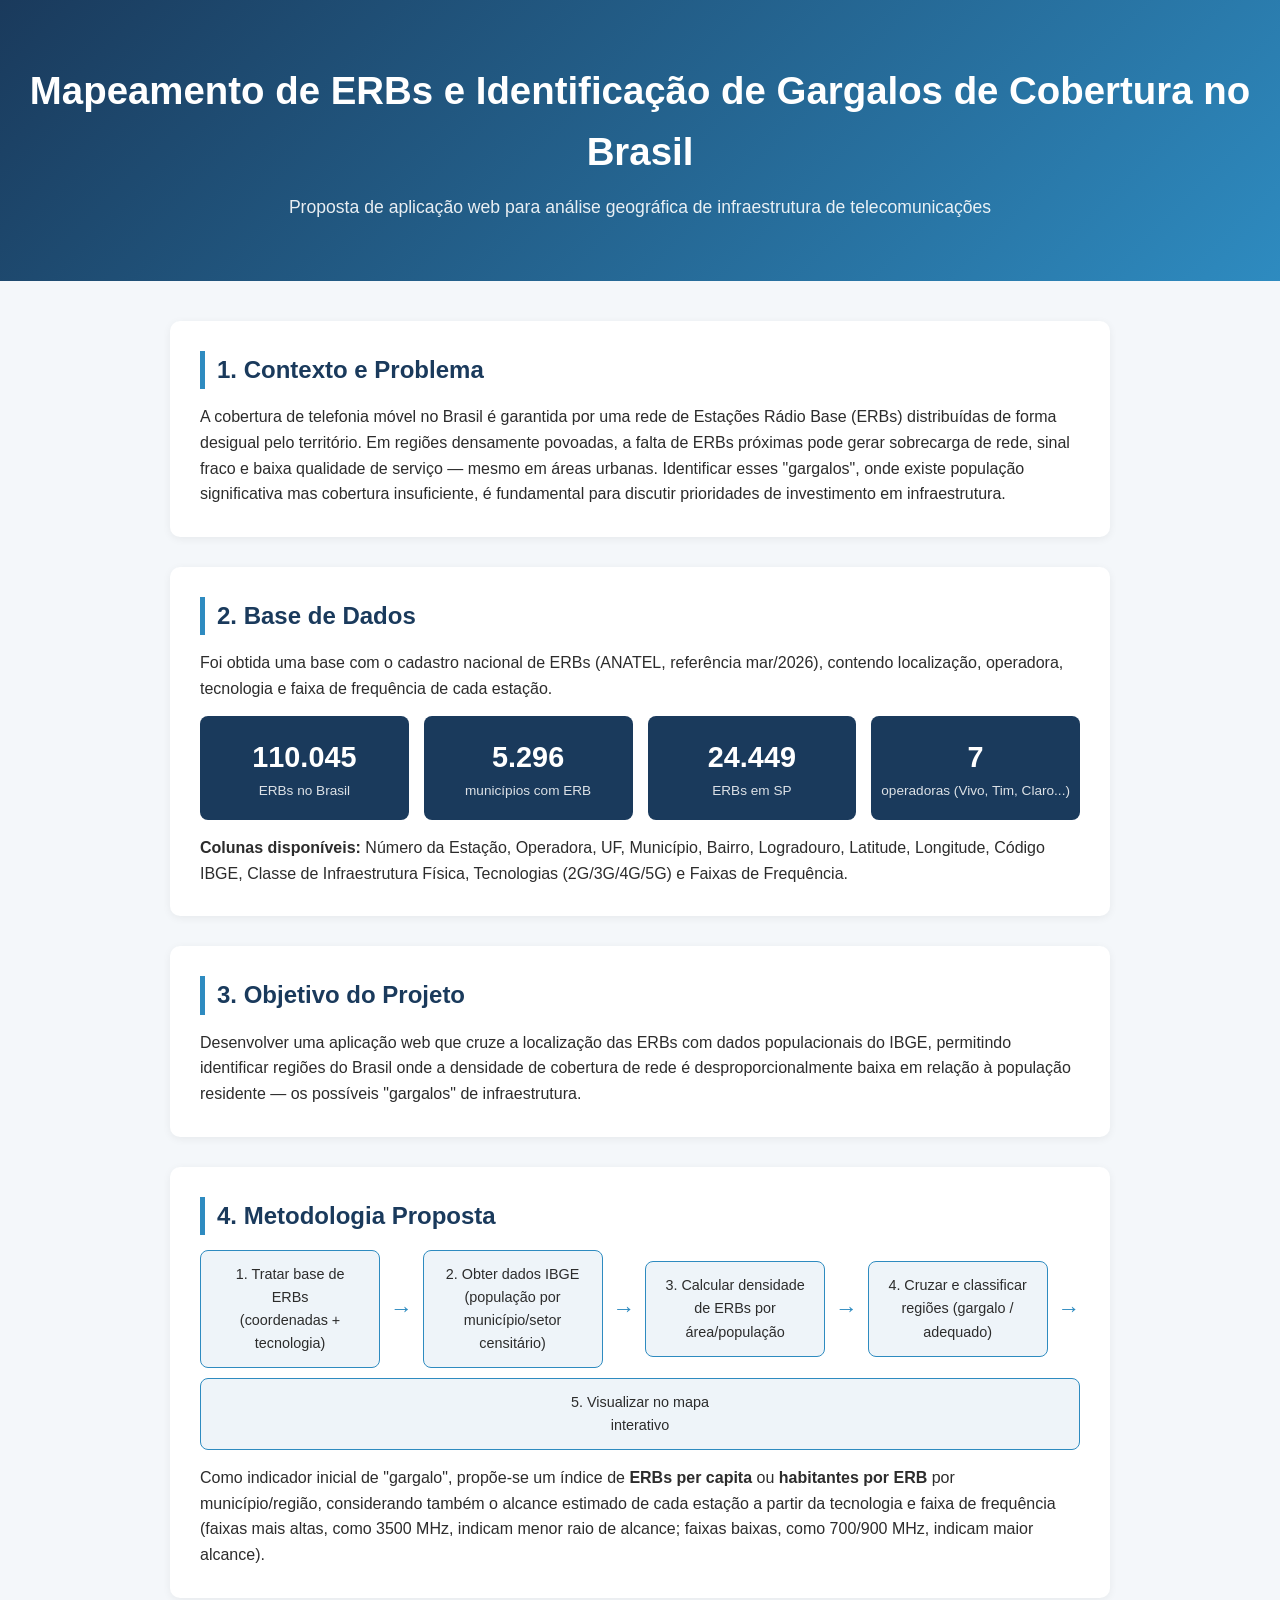
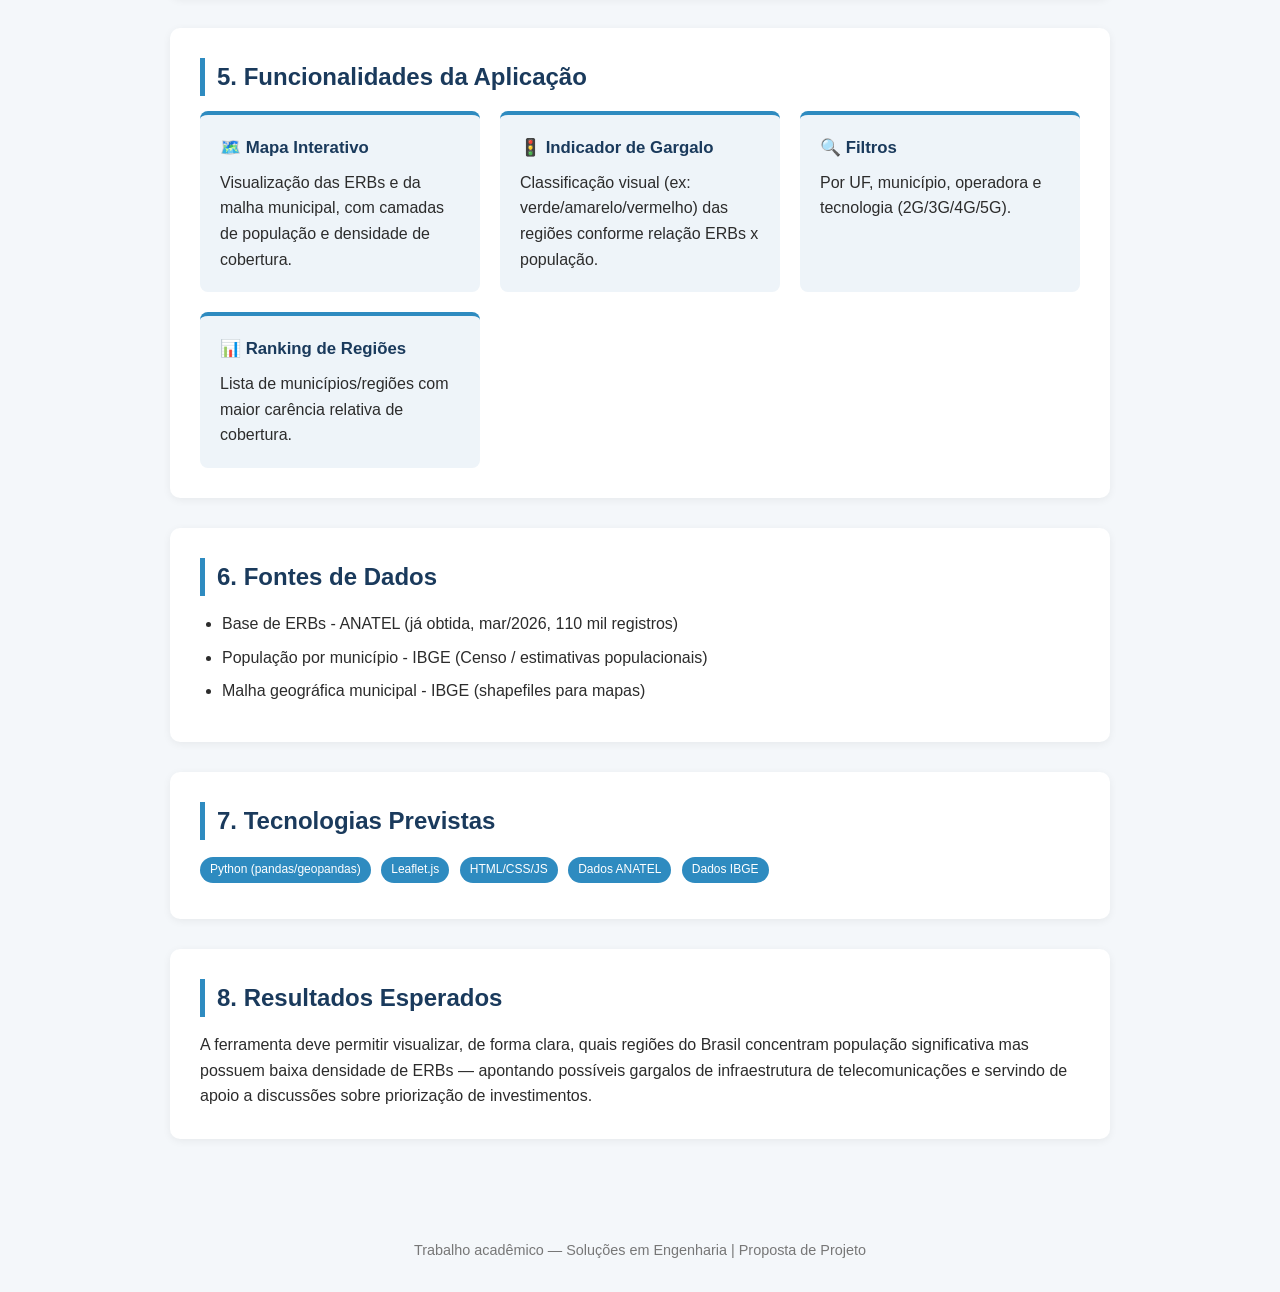
<file: apresentacao_projeto.html>
<!DOCTYPE html>
<html lang="pt-BR">
<head>
<meta charset="UTF-8">
<meta name="viewport" content="width=device-width, initial-scale=1.0">
<title>Análise de ERBs no Brasil - Identificação de Gargalos de Cobertura</title>
<style>
  :root{
    --primary:#1a3a5c;
    --accent:#2e8bc0;
    --bg:#f4f7fa;
    --card:#ffffff;
    --text:#2c2c2c;
  }
  *{box-sizing:border-box;margin:0;padding:0;}
  body{
    font-family:'Segoe UI', Arial, sans-serif;
    background:var(--bg);
    color:var(--text);
    line-height:1.6;
  }
  header{
    background:linear-gradient(135deg, var(--primary), var(--accent));
    color:#fff;
    padding:60px 20px;
    text-align:center;
  }
  header h1{font-size:2.4em;margin-bottom:10px;}
  header p{font-size:1.1em;opacity:0.9;}
  .container{
    max-width:980px;
    margin:0 auto;
    padding:40px 20px;
  }
  section{
    background:var(--card);
    border-radius:10px;
    padding:30px;
    margin-bottom:30px;
    box-shadow:0 2px 8px rgba(0,0,0,0.06);
  }
  h2{
    color:var(--primary);
    border-left:5px solid var(--accent);
    padding-left:12px;
    margin-bottom:15px;
    font-size:1.5em;
  }
  h3{color:var(--primary); margin-bottom:8px; font-size:1.05em;}
  ul{padding-left:22px;}
  li{margin-bottom:8px;}
  .grid{
    display:grid;
    grid-template-columns:repeat(auto-fit, minmax(220px,1fr));
    gap:20px;
    margin-top:15px;
  }
  .card{
    background:#eef4f9;
    border-radius:8px;
    padding:20px;
    border-top:4px solid var(--accent);
  }
  .tag{
    display:inline-block;
    background:var(--accent);
    color:#fff;
    font-size:0.75em;
    padding:3px 10px;
    border-radius:20px;
    margin-right:6px;
    margin-bottom:6px;
  }
  .stats{
    display:grid;
    grid-template-columns:repeat(auto-fit, minmax(150px,1fr));
    gap:15px;
    margin-top:15px;
  }
  .stat{
    text-align:center;
    background:var(--primary);
    color:#fff;
    border-radius:8px;
    padding:18px 10px;
  }
  .stat .num{font-size:1.8em; font-weight:bold;}
  .stat .label{font-size:0.85em; opacity:0.85;}
  .flow{
    display:flex;
    flex-wrap:wrap;
    gap:10px;
    align-items:center;
    margin-top:15px;
  }
  .flow .step{
    background:#eef4f9;
    border:1px solid var(--accent);
    border-radius:8px;
    padding:12px 16px;
    flex:1;
    min-width:160px;
    text-align:center;
    font-size:0.9em;
  }
  .flow .arrow{
    font-size:1.4em;
    color:var(--accent);
  }
  footer{
    text-align:center;
    padding:30px;
    color:#777;
    font-size:0.9em;
  }
</style>
</head>
<body>

<header>
  <h1>Mapeamento de ERBs e Identificação de Gargalos de Cobertura no Brasil</h1>
  <p>Proposta de aplicação web para análise geográfica de infraestrutura de telecomunicações</p>
</header>

<div class="container">

  <section>
    <h2>1. Contexto e Problema</h2>
    <p>
      A cobertura de telefonia móvel no Brasil é garantida por uma rede de Estações Rádio Base (ERBs)
      distribuídas de forma desigual pelo território. Em regiões densamente povoadas, a falta de
      ERBs próximas pode gerar sobrecarga de rede, sinal fraco e baixa qualidade de serviço — mesmo
      em áreas urbanas. Identificar esses "gargalos", onde existe população significativa mas
      cobertura insuficiente, é fundamental para discutir prioridades de investimento em
      infraestrutura.
    </p>
  </section>

  <section>
    <h2>2. Base de Dados</h2>
    <p>
      Foi obtida uma base com o cadastro nacional de ERBs (ANATEL, referência mar/2026), contendo
      localização, operadora, tecnologia e faixa de frequência de cada estação.
    </p>
    <div class="stats">
      <div class="stat"><div class="num">110.045</div><div class="label">ERBs no Brasil</div></div>
      <div class="stat"><div class="num">5.296</div><div class="label">municípios com ERB</div></div>
      <div class="stat"><div class="num">24.449</div><div class="label">ERBs em SP</div></div>
      <div class="stat"><div class="num">7</div><div class="label">operadoras (Vivo, Tim, Claro...)</div></div>
    </div>
    <p style="margin-top:15px;">
      <strong>Colunas disponíveis:</strong> Número da Estação, Operadora, UF, Município, Bairro,
      Logradouro, Latitude, Longitude, Código IBGE, Classe de Infraestrutura Física, Tecnologias
      (2G/3G/4G/5G) e Faixas de Frequência.
    </p>
  </section>

  <section>
    <h2>3. Objetivo do Projeto</h2>
    <p>
      Desenvolver uma aplicação web que cruze a localização das ERBs com dados populacionais do
      IBGE, permitindo identificar regiões do Brasil onde a densidade de cobertura de rede é
      desproporcionalmente baixa em relação à população residente — os possíveis "gargalos" de
      infraestrutura.
    </p>
  </section>

  <section>
    <h2>4. Metodologia Proposta</h2>
    <div class="flow">
      <div class="step">1. Tratar base de ERBs<br>(coordenadas + tecnologia)</div>
      <div class="arrow">→</div>
      <div class="step">2. Obter dados IBGE<br>(população por município/setor censitário)</div>
      <div class="arrow">→</div>
      <div class="step">3. Calcular densidade<br>de ERBs por área/população</div>
      <div class="arrow">→</div>
      <div class="step">4. Cruzar e classificar<br>regiões (gargalo / adequado)</div>
      <div class="arrow">→</div>
      <div class="step">5. Visualizar no mapa<br>interativo</div>
    </div>
    <p style="margin-top:15px;">
      Como indicador inicial de "gargalo", propõe-se um índice de
      <strong>ERBs per capita</strong> ou <strong>habitantes por ERB</strong> por município/região,
      considerando também o alcance estimado de cada estação a partir da tecnologia e faixa de
      frequência (faixas mais altas, como 3500 MHz, indicam menor raio de alcance; faixas baixas,
      como 700/900 MHz, indicam maior alcance).
    </p>
  </section>

  <section>
    <h2>5. Funcionalidades da Aplicação</h2>
    <div class="grid">
      <div class="card">
        <h3>🗺️ Mapa Interativo</h3>
        <p>Visualização das ERBs e da malha municipal, com camadas de população e densidade de cobertura.</p>
      </div>
      <div class="card">
        <h3>🚦 Indicador de Gargalo</h3>
        <p>Classificação visual (ex: verde/amarelo/vermelho) das regiões conforme relação ERBs x população.</p>
      </div>
      <div class="card">
        <h3>🔍 Filtros</h3>
        <p>Por UF, município, operadora e tecnologia (2G/3G/4G/5G).</p>
      </div>
      <div class="card">
        <h3>📊 Ranking de Regiões</h3>
        <p>Lista de municípios/regiões com maior carência relativa de cobertura.</p>
      </div>
    </div>
  </section>

  <section>
    <h2>6. Fontes de Dados</h2>
    <ul>
      <li>Base de ERBs - ANATEL (já obtida, mar/2026, 110 mil registros)</li>
      <li>População por município - IBGE (Censo / estimativas populacionais)</li>
      <li>Malha geográfica municipal - IBGE (shapefiles para mapas)</li>
    </ul>
  </section>

  <section>
    <h2>7. Tecnologias Previstas</h2>
    <div>
      <span class="tag">Python (pandas/geopandas)</span>
      <span class="tag">Leaflet.js</span>
      <span class="tag">HTML/CSS/JS</span>
      <span class="tag">Dados ANATEL</span>
      <span class="tag">Dados IBGE</span>
    </div>
  </section>

  <section>
    <h2>8. Resultados Esperados</h2>
    <p>
      A ferramenta deve permitir visualizar, de forma clara, quais regiões do Brasil concentram
      população significativa mas possuem baixa densidade de ERBs — apontando possíveis gargalos
      de infraestrutura de telecomunicações e servindo de apoio a discussões sobre priorização de
      investimentos.
    </p>
  </section>

</div>

<footer>
  Trabalho acadêmico — Soluções em Engenharia | Proposta de Projeto
</footer>

</body>
</html>
</file>
